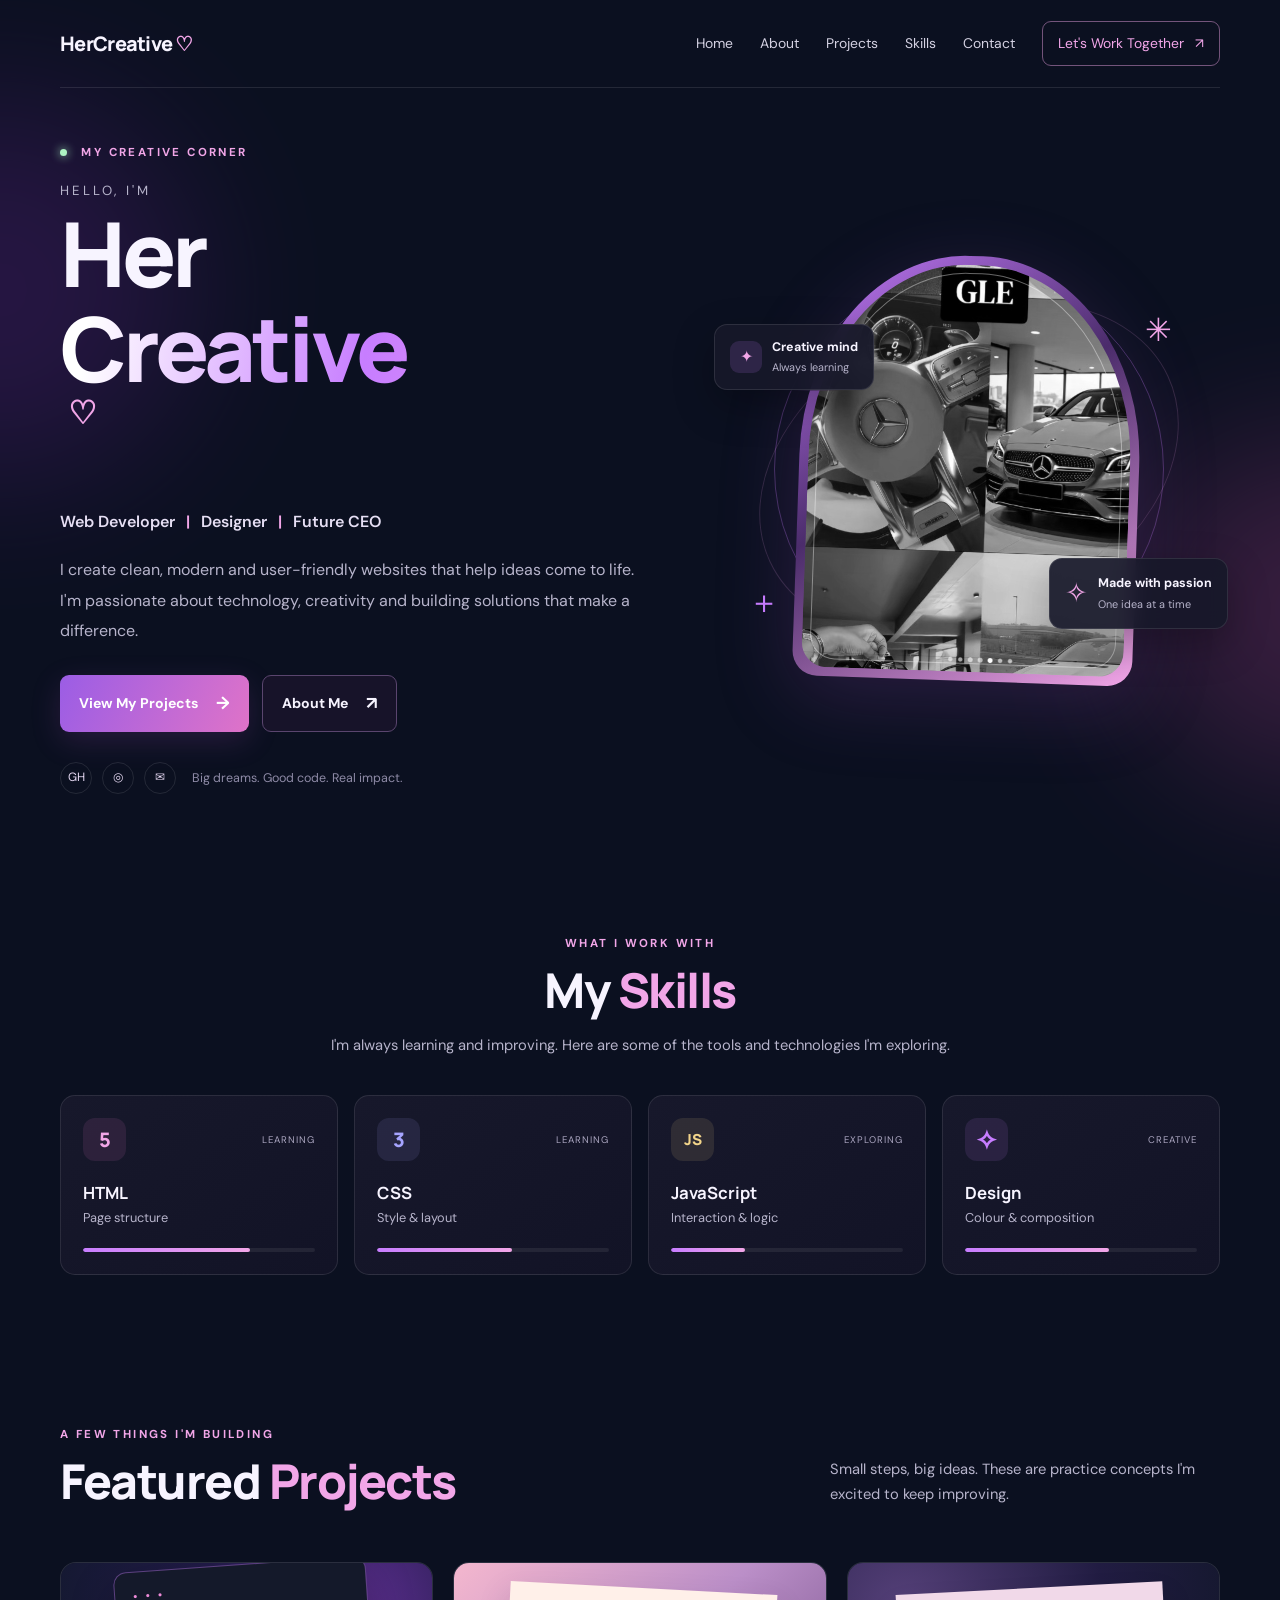
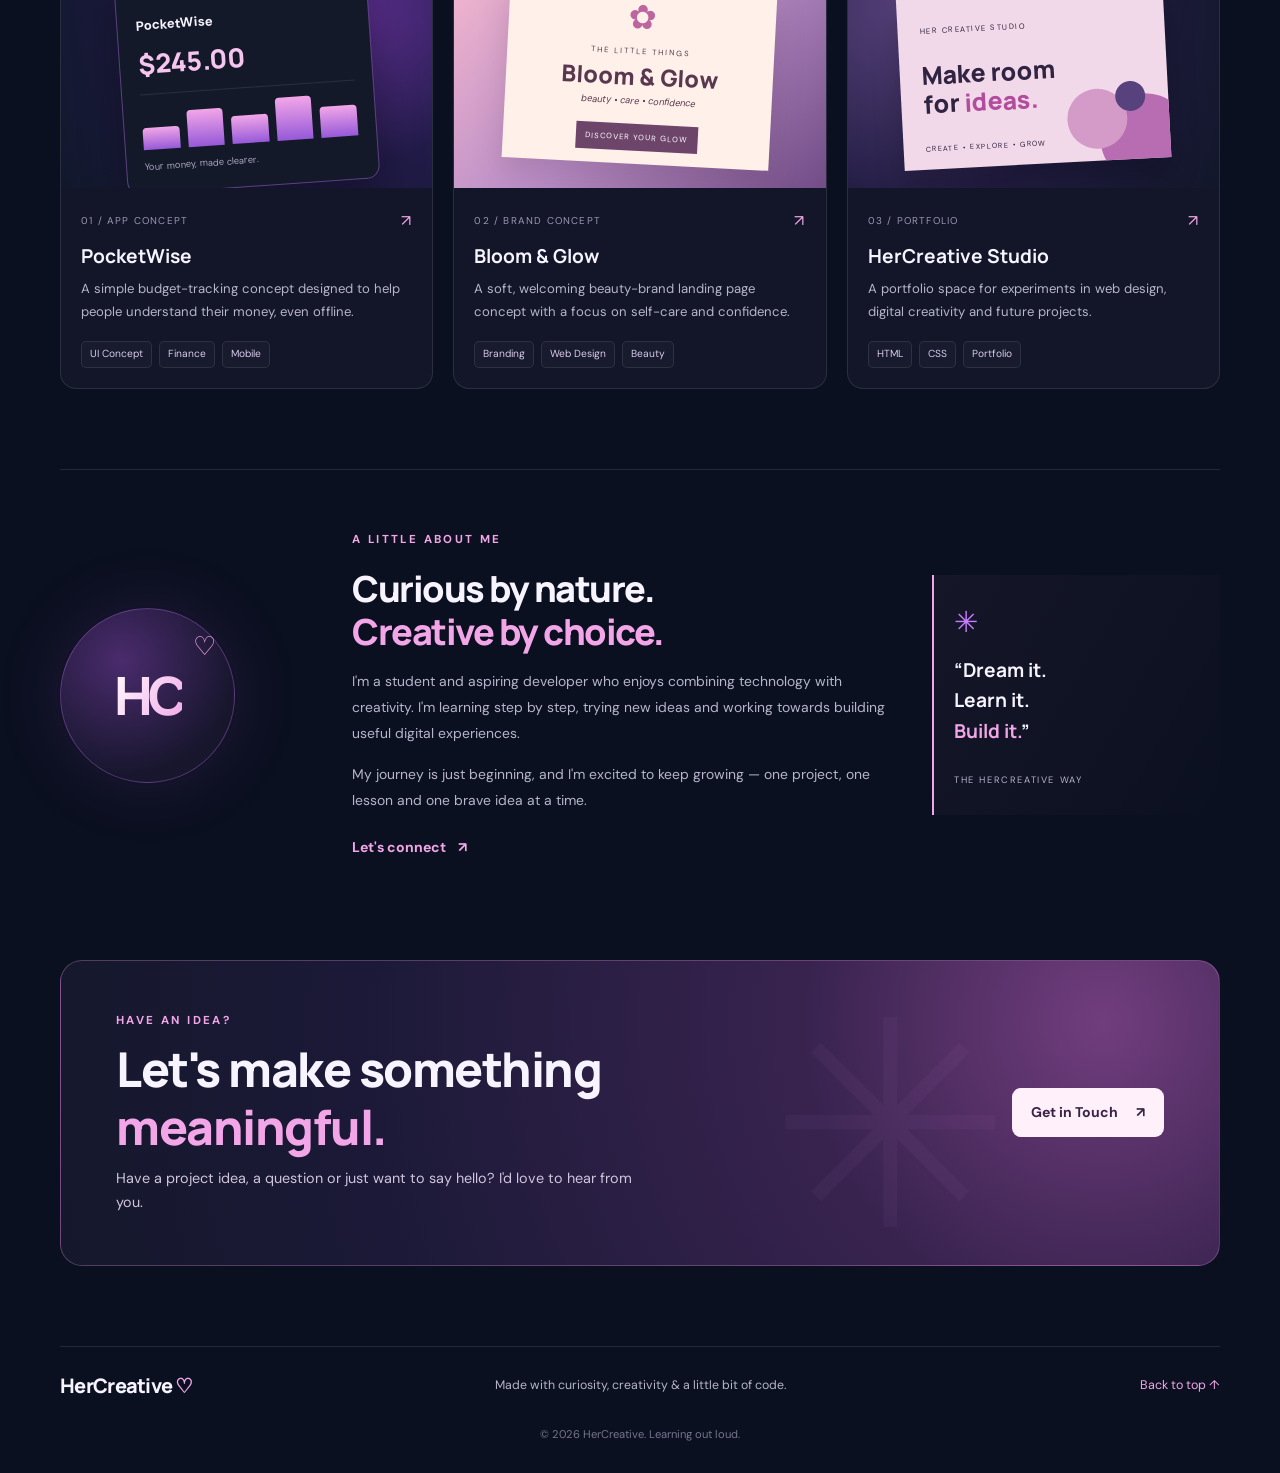
<file: index.html>
<!DOCTYPE html>
<html lang="en">
<head>
  <meta charset="UTF-8">
  <meta name="viewport" content="width=device-width, initial-scale=1.0">
  <meta name="theme-color" content="#0b1020">
  <meta name="description" content="HerCreative — a young creative learning web development, design and building ideas into reality.">
  <title>HerCreative | My Portfolio</title>
  <link rel="stylesheet" href="style.css">
</head>
<body>
  <div class="ambient ambient-one" aria-hidden="true"></div>
  <div class="ambient ambient-two" aria-hidden="true"></div>
  <header class="site-header">
    <a class="brand" href="#home" aria-label="HerCreative home">HerCreative<span>♡</span></a>
    <button class="menu-toggle" id="menuToggle" aria-label="Open navigation" aria-expanded="false">☰</button>
    <nav class="nav-links" id="navLinks" aria-label="Main navigation">
      <a href="#home">Home</a><a href="#about">About</a><a href="#projects">Projects</a><a href="#skills">Skills</a><a href="#contact">Contact</a>
      <a class="nav-cta" href="#contact">Let's Work Together <span>↗</span></a>
    </nav>
  </header>

  <main>
    <section class="hero section-wrap" id="home">
      <div class="hero-copy">
        <p class="eyebrow"><span class="status-dot"></span> MY CREATIVE CORNER</p>
        <p class="intro-line">HELLO, I'M</p>
        <h1>Her<span>Creative</span><span class="heart">♡</span></h1>
        <p class="hero-role">Web Developer <i>|</i> Designer <i>|</i> Future CEO</p>
        <p class="hero-description">I create clean, modern and user-friendly websites that help ideas come to life. I'm passionate about technology, creativity and building solutions that make a difference.</p>
        <div class="hero-actions">
          <a class="button button-primary" href="#projects">View My Projects <span>→</span></a>
          <a class="button button-outline" href="#about">About Me <span>↗</span></a>
        </div>
        <div class="social-row" aria-label="Social links">
          <a href="#contact" aria-label="GitHub">GH</a><a href="#contact" aria-label="Instagram">◎</a><a href="#contact" aria-label="Email">✉</a>
          <span class="social-note">Big dreams. Good code. Real impact.</span>
        </div>
      </div>
      <div class="hero-visual">
        <div class="photo-orbit orbit-one"></div><div class="photo-orbit orbit-two"></div>
        <div class="photo-frame"><img src="assets/profile.jpg" alt="HerCreative profile photo"></div>
        <div class="floating-card card-code"><span class="mini-icon">✦</span><span><strong>Creative mind</strong><small>Always learning</small></span></div>
        <div class="floating-card card-love"><span class="sparkle">✧</span><span><strong>Made with passion</strong><small>One idea at a time</small></span></div>
        <span class="decor decor-star">✳</span><span class="decor decor-plus">＋</span>
      </div>
    </section>

    <section class="skills-section section-wrap" id="skills">
      <div class="section-heading">
        <p class="eyebrow">WHAT I WORK WITH</p>
        <h2>My <span>Skills</span></h2>
        <p>I'm always learning and improving. Here are some of the tools and technologies I'm exploring.</p>
      </div>
      <div class="skills-grid">
        <article class="skill-card"><div class="skill-top"><span class="skill-symbol html-symbol">5</span><span class="skill-level">LEARNING</span></div><h3>HTML</h3><p>Page structure</p><div class="skill-track"><span style="width:72%"></span></div></article>
        <article class="skill-card"><div class="skill-top"><span class="skill-symbol css-symbol">3</span><span class="skill-level">LEARNING</span></div><h3>CSS</h3><p>Style &amp; layout</p><div class="skill-track"><span style="width:58%"></span></div></article>
        <article class="skill-card"><div class="skill-top"><span class="skill-symbol js-symbol">JS</span><span class="skill-level">EXPLORING</span></div><h3>JavaScript</h3><p>Interaction &amp; logic</p><div class="skill-track"><span style="width:32%"></span></div></article>
        <article class="skill-card"><div class="skill-top"><span class="skill-symbol design-symbol">✧</span><span class="skill-level">CREATIVE</span></div><h3>Design</h3><p>Colour &amp; composition</p><div class="skill-track"><span style="width:62%"></span></div></article>
      </div>
    </section>

    <section class="projects-section section-wrap" id="projects">
      <div class="section-heading heading-row"><div><p class="eyebrow">A FEW THINGS I'M BUILDING</p><h2>Featured <span>Projects</span></h2></div><p>Small steps, big ideas. These are practice concepts I'm excited to keep improving.</p></div>
      <div class="projects-grid">
        <article class="project-card">
          <div class="project-art art-pocket"><div class="mock-window"><div class="mock-dots">● ● ●</div><div class="mock-title">PocketWise</div><div class="mock-balance">$245.00</div><div class="mock-line"></div><div class="mock-bars"><i></i><i></i><i></i><i></i><i></i></div><div class="mock-caption">Your money, made clearer.</div></div></div>
          <div class="project-info"><div class="project-meta"><span>01 / APP CONCEPT</span><span class="project-arrow">↗</span></div><h3>PocketWise</h3><p>A simple budget-tracking concept designed to help people understand their money, even offline.</p><div class="tag-row"><span>UI Concept</span><span>Finance</span><span>Mobile</span></div></div>
        </article>
        <article class="project-card">
          <div class="project-art art-bloom"><div class="bloom-card"><span class="bloom-flower">✿</span><small>THE LITTLE THINGS</small><strong>Bloom &amp; Glow</strong><em>beauty • care • confidence</em><span class="bloom-button">DISCOVER YOUR GLOW</span></div></div>
          <div class="project-info"><div class="project-meta"><span>02 / BRAND CONCEPT</span><span class="project-arrow">↗</span></div><h3>Bloom &amp; Glow</h3><p>A soft, welcoming beauty-brand landing page concept with a focus on self-care and confidence.</p><div class="tag-row"><span>Branding</span><span>Web Design</span><span>Beauty</span></div></div>
        </article>
        <article class="project-card">
          <div class="project-art art-creative"><div class="creative-sheet"><span class="sheet-label">HER CREATIVE STUDIO</span><strong>Make room<br>for <span>ideas.</span></strong><div class="sheet-shapes"><i></i><i></i><i></i></div><small>CREATE • EXPLORE • GROW</small></div></div>
          <div class="project-info"><div class="project-meta"><span>03 / PORTFOLIO</span><span class="project-arrow">↗</span></div><h3>HerCreative Studio</h3><p>A portfolio space for experiments in web design, digital creativity and future projects.</p><div class="tag-row"><span>HTML</span><span>CSS</span><span>Portfolio</span></div></div>
        </article>
      </div>
    </section>

    <section class="about-section section-wrap" id="about">
      <div class="about-mark"><span>HC</span><i>♡</i></div>
      <div class="about-copy"><p class="eyebrow">A LITTLE ABOUT ME</p><h2>Curious by nature.<br><span>Creative by choice.</span></h2><p>I'm a student and aspiring developer who enjoys combining technology with creativity. I'm learning step by step, trying new ideas and working towards building useful digital experiences.</p><p>My journey is just beginning, and I'm excited to keep growing — one project, one lesson and one brave idea at a time.</p><a class="text-link" href="#contact">Let's connect <span>↗</span></a></div>
      <div class="about-note"><span class="note-star">✳</span><p>“Dream it.<br>Learn it.<br><strong>Build it.</strong>”</p><small>THE HERCREATIVE WAY</small></div>
    </section>

    <section class="contact-section section-wrap" id="contact">
      <div class="contact-banner"><div><p class="eyebrow">HAVE AN IDEA?</p><h2>Let's make something<br><span>meaningful.</span></h2><p>Have a project idea, a question or just want to say hello? I'd love to hear from you.</p></div><a class="button button-light" href="mailto:hello.hercreative@gmail.com">Get in Touch <span>↗</span></a><span class="contact-decoration">✳</span></div>
    </section>
  </main>

  <footer class="site-footer section-wrap"><a class="brand" href="#home">HerCreative<span>♡</span></a><p>Made with curiosity, creativity &amp; a little bit of code.</p><a href="#home" class="back-top">Back to top ↑</a><small>© <span id="year"></span> HerCreative. Learning out loud.</small></footer>
  <script src="script.js"></script>
</body>
</html>
</file>
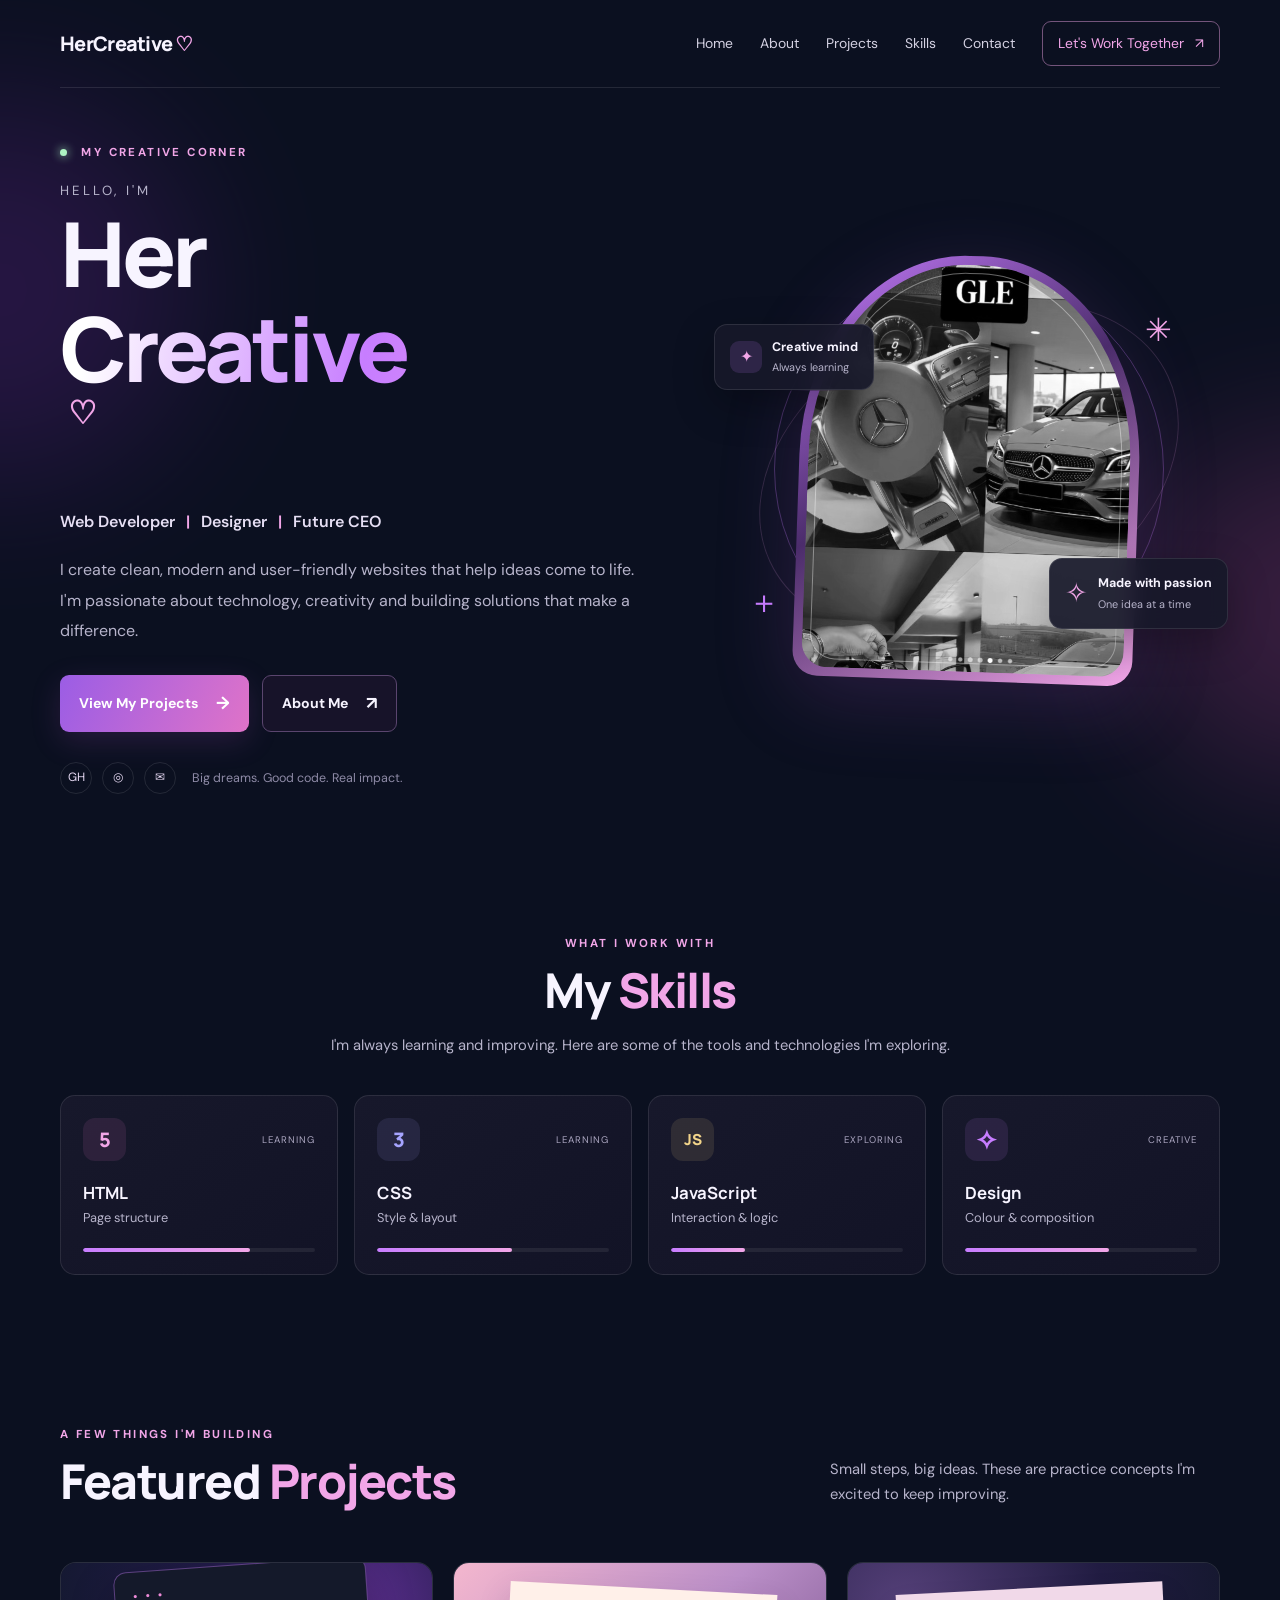
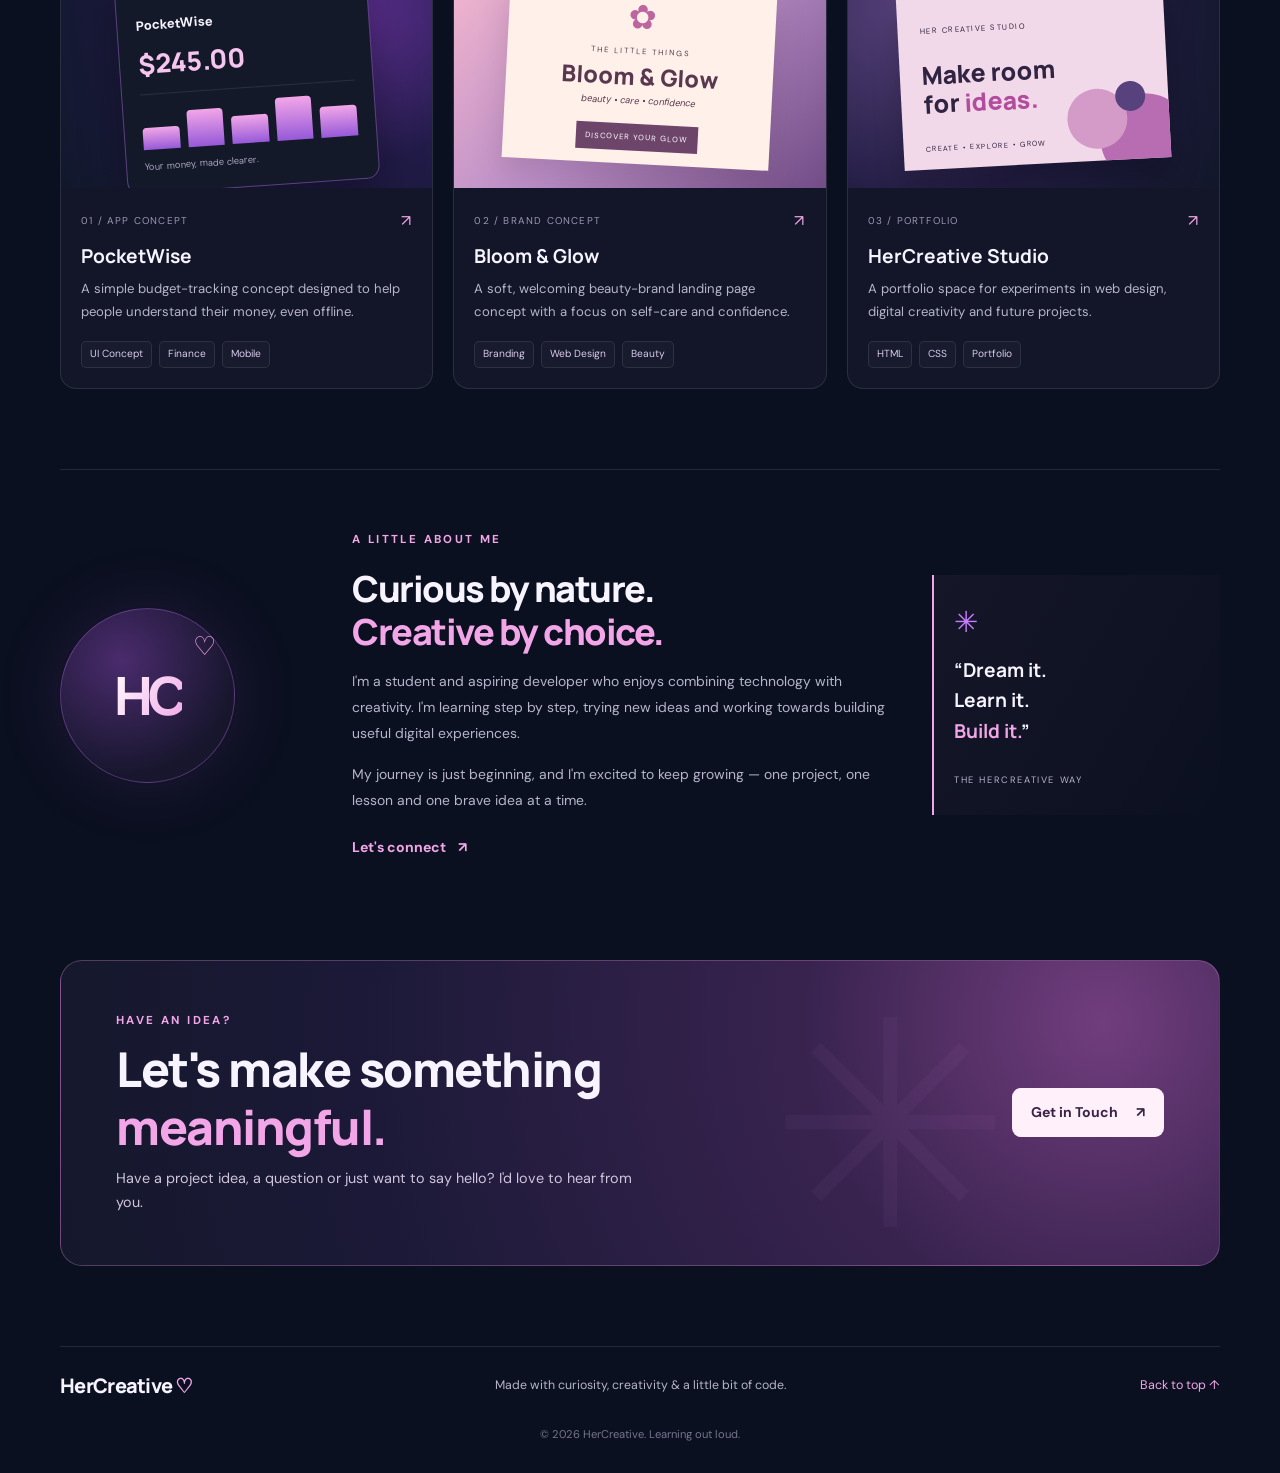
<file: HerCreative_Portfolio_Code (1)/HerCreative/index.html>
<!DOCTYPE html>
<html lang="en">
<head>
  <meta charset="UTF-8">
  <meta name="viewport" content="width=device-width, initial-scale=1.0">
  <meta name="theme-color" content="#0b1020">
  <meta name="description" content="HerCreative — a young creative learning web development, design and building ideas into reality.">
  <title>HerCreative | My Portfolio</title>
  <link rel="stylesheet" href="style.css">
</head>
<body>
  <div class="ambient ambient-one" aria-hidden="true"></div>
  <div class="ambient ambient-two" aria-hidden="true"></div>
  <header class="site-header">
    <a class="brand" href="#home" aria-label="HerCreative home">HerCreative<span>♡</span></a>
    <button class="menu-toggle" id="menuToggle" aria-label="Open navigation" aria-expanded="false">☰</button>
    <nav class="nav-links" id="navLinks" aria-label="Main navigation">
      <a href="#home">Home</a><a href="#about">About</a><a href="#projects">Projects</a><a href="#skills">Skills</a><a href="#contact">Contact</a>
      <a class="nav-cta" href="#contact">Let's Work Together <span>↗</span></a>
    </nav>
  </header>

  <main>
    <section class="hero section-wrap" id="home">
      <div class="hero-copy">
        <p class="eyebrow"><span class="status-dot"></span> MY CREATIVE CORNER</p>
        <p class="intro-line">HELLO, I'M</p>
        <h1>Her<span>Creative</span><span class="heart">♡</span></h1>
        <p class="hero-role">Web Developer <i>|</i> Designer <i>|</i> Future CEO</p>
        <p class="hero-description">I create clean, modern and user-friendly websites that help ideas come to life. I'm passionate about technology, creativity and building solutions that make a difference.</p>
        <div class="hero-actions">
          <a class="button button-primary" href="#projects">View My Projects <span>→</span></a>
          <a class="button button-outline" href="#about">About Me <span>↗</span></a>
        </div>
        <div class="social-row" aria-label="Social links">
          <a href="#contact" aria-label="GitHub">GH</a><a href="#contact" aria-label="Instagram">◎</a><a href="#contact" aria-label="Email">✉</a>
          <span class="social-note">Big dreams. Good code. Real impact.</span>
        </div>
      </div>
      <div class="hero-visual">
        <div class="photo-orbit orbit-one"></div><div class="photo-orbit orbit-two"></div>
        <div class="photo-frame"><img src="assets/profile.jpg" alt="HerCreative profile photo"></div>
        <div class="floating-card card-code"><span class="mini-icon">✦</span><span><strong>Creative mind</strong><small>Always learning</small></span></div>
        <div class="floating-card card-love"><span class="sparkle">✧</span><span><strong>Made with passion</strong><small>One idea at a time</small></span></div>
        <span class="decor decor-star">✳</span><span class="decor decor-plus">＋</span>
      </div>
    </section>

    <section class="skills-section section-wrap" id="skills">
      <div class="section-heading">
        <p class="eyebrow">WHAT I WORK WITH</p>
        <h2>My <span>Skills</span></h2>
        <p>I'm always learning and improving. Here are some of the tools and technologies I'm exploring.</p>
      </div>
      <div class="skills-grid">
        <article class="skill-card"><div class="skill-top"><span class="skill-symbol html-symbol">5</span><span class="skill-level">LEARNING</span></div><h3>HTML</h3><p>Page structure</p><div class="skill-track"><span style="width:72%"></span></div></article>
        <article class="skill-card"><div class="skill-top"><span class="skill-symbol css-symbol">3</span><span class="skill-level">LEARNING</span></div><h3>CSS</h3><p>Style &amp; layout</p><div class="skill-track"><span style="width:58%"></span></div></article>
        <article class="skill-card"><div class="skill-top"><span class="skill-symbol js-symbol">JS</span><span class="skill-level">EXPLORING</span></div><h3>JavaScript</h3><p>Interaction &amp; logic</p><div class="skill-track"><span style="width:32%"></span></div></article>
        <article class="skill-card"><div class="skill-top"><span class="skill-symbol design-symbol">✧</span><span class="skill-level">CREATIVE</span></div><h3>Design</h3><p>Colour &amp; composition</p><div class="skill-track"><span style="width:62%"></span></div></article>
      </div>
    </section>

    <section class="projects-section section-wrap" id="projects">
      <div class="section-heading heading-row"><div><p class="eyebrow">A FEW THINGS I'M BUILDING</p><h2>Featured <span>Projects</span></h2></div><p>Small steps, big ideas. These are practice concepts I'm excited to keep improving.</p></div>
      <div class="projects-grid">
        <article class="project-card">
          <div class="project-art art-pocket"><div class="mock-window"><div class="mock-dots">● ● ●</div><div class="mock-title">PocketWise</div><div class="mock-balance">$245.00</div><div class="mock-line"></div><div class="mock-bars"><i></i><i></i><i></i><i></i><i></i></div><div class="mock-caption">Your money, made clearer.</div></div></div>
          <div class="project-info"><div class="project-meta"><span>01 / APP CONCEPT</span><span class="project-arrow">↗</span></div><h3>PocketWise</h3><p>A simple budget-tracking concept designed to help people understand their money, even offline.</p><div class="tag-row"><span>UI Concept</span><span>Finance</span><span>Mobile</span></div></div>
        </article>
        <article class="project-card">
          <div class="project-art art-bloom"><div class="bloom-card"><span class="bloom-flower">✿</span><small>THE LITTLE THINGS</small><strong>Bloom &amp; Glow</strong><em>beauty • care • confidence</em><span class="bloom-button">DISCOVER YOUR GLOW</span></div></div>
          <div class="project-info"><div class="project-meta"><span>02 / BRAND CONCEPT</span><span class="project-arrow">↗</span></div><h3>Bloom &amp; Glow</h3><p>A soft, welcoming beauty-brand landing page concept with a focus on self-care and confidence.</p><div class="tag-row"><span>Branding</span><span>Web Design</span><span>Beauty</span></div></div>
        </article>
        <article class="project-card">
          <div class="project-art art-creative"><div class="creative-sheet"><span class="sheet-label">HER CREATIVE STUDIO</span><strong>Make room<br>for <span>ideas.</span></strong><div class="sheet-shapes"><i></i><i></i><i></i></div><small>CREATE • EXPLORE • GROW</small></div></div>
          <div class="project-info"><div class="project-meta"><span>03 / PORTFOLIO</span><span class="project-arrow">↗</span></div><h3>HerCreative Studio</h3><p>A portfolio space for experiments in web design, digital creativity and future projects.</p><div class="tag-row"><span>HTML</span><span>CSS</span><span>Portfolio</span></div></div>
        </article>
      </div>
    </section>

    <section class="about-section section-wrap" id="about">
      <div class="about-mark"><span>HC</span><i>♡</i></div>
      <div class="about-copy"><p class="eyebrow">A LITTLE ABOUT ME</p><h2>Curious by nature.<br><span>Creative by choice.</span></h2><p>I'm a student and aspiring developer who enjoys combining technology with creativity. I'm learning step by step, trying new ideas and working towards building useful digital experiences.</p><p>My journey is just beginning, and I'm excited to keep growing — one project, one lesson and one brave idea at a time.</p><a class="text-link" href="#contact">Let's connect <span>↗</span></a></div>
      <div class="about-note"><span class="note-star">✳</span><p>“Dream it.<br>Learn it.<br><strong>Build it.</strong>”</p><small>THE HERCREATIVE WAY</small></div>
    </section>

    <section class="contact-section section-wrap" id="contact">
      <div class="contact-banner"><div><p class="eyebrow">HAVE AN IDEA?</p><h2>Let's make something<br><span>meaningful.</span></h2><p>Have a project idea, a question or just want to say hello? I'd love to hear from you.</p></div><a class="button button-light" href="mailto:hello@hercreative.example">Get in Touch <span>↗</span></a><span class="contact-decoration">✳</span></div>
    </section>
  </main>

  <footer class="site-footer section-wrap"><a class="brand" href="#home">HerCreative<span>♡</span></a><p>Made with curiosity, creativity &amp; a little bit of code.</p><a href="#home" class="back-top">Back to top ↑</a><small>© <span id="year"></span> HerCreative. Learning out loud.</small></footer>
  <script src="script.js"></script>
</body>
</html>
</file>
<file: style.css>
@import url('https://fonts.googleapis.com/css2?family=DM+Sans:wght@400;500;600;700&family=Manrope:wght@400;500;600;700;800&display=swap');
:root{--bg:#0b1020;--panel:#12182b;--card:#19152d;--purple:#c77dff;--pink:#f2a6e8;--text:#f7f4ff;--muted:#b7b4cb;--line:rgba(255,255,255,.1);--max:1160px}
*{box-sizing:border-box}html{scroll-behavior:smooth;scroll-padding-top:90px}body{margin:0;background:var(--bg);color:var(--text);font-family:'DM Sans',Arial,sans-serif;line-height:1.65;overflow-x:hidden}a{color:inherit;text-decoration:none}button{font:inherit}.ambient{position:absolute;pointer-events:none;filter:blur(80px);opacity:.22;border-radius:50%;z-index:-1}.ambient-one{width:380px;height:380px;background:#852bba;top:100px;left:-190px}.ambient-two{width:340px;height:340px;background:#d84eab;top:440px;right:-200px}.section-wrap{width:min(var(--max),calc(100% - 48px));margin-inline:auto}.site-header{width:min(var(--max),calc(100% - 48px));height:88px;margin:auto;display:flex;align-items:center;justify-content:space-between;border-bottom:1px solid var(--line);position:relative;z-index:10}.brand{font:800 1.25rem Manrope,sans-serif;letter-spacing:-.7px}.brand span{color:var(--pink);padding-left:3px}.nav-links{display:flex;align-items:center;gap:27px;color:#d4d1e2;font-size:.87rem}.nav-links>a:not(.nav-cta):hover,.text-link:hover{color:var(--pink)}.nav-cta{border:1px solid rgba(242,166,232,.45);padding:10px 15px;border-radius:9px;color:var(--pink)}.nav-cta span{margin-left:7px}.menu-toggle{display:none;background:transparent;border:1px solid var(--line);color:white;border-radius:8px;padding:7px 11px;font-size:1.2rem}.hero{min-height:620px;display:grid;grid-template-columns:1.1fr .9fr;align-items:center;gap:45px;padding-top:55px;padding-bottom:70px}.eyebrow{font-size:.72rem;letter-spacing:2.4px;font-weight:700;color:var(--pink);margin:0 0 18px}.status-dot{display:inline-block;width:7px;height:7px;background:#adf3c2;border-radius:50%;margin-right:9px;box-shadow:0 0 10px #adf3c2}.intro-line{font-size:.83rem;letter-spacing:3px;color:var(--muted);margin:0 0 4px}.hero h1{font:800 clamp(3.4rem,7vw,5.7rem)/1.06 Manrope,sans-serif;letter-spacing:-4px;margin:0 0 18px}.hero h1 span:first-child{display:block;background:linear-gradient(100deg,#fff 5%,var(--purple) 50%,var(--pink));color:transparent;background-clip:text}.hero h1 .heart{font-size:2rem;color:var(--pink);vertical-align:top;letter-spacing:0;margin-left:8px}.hero-role{font-weight:600;color:#e6dff4;margin:0 0 20px}.hero-role i{color:var(--pink);font-style:normal;padding:0 7px}.hero-description{color:var(--muted);max-width:590px;font-size:1rem;line-height:1.9}.hero-actions{display:flex;gap:13px;flex-wrap:wrap;margin-top:29px}.button{display:inline-flex;align-items:center;justify-content:center;gap:18px;padding:13px 19px;border-radius:9px;font-weight:700;font-size:.88rem;transition:transform .2s,box-shadow .2s}.button:hover{transform:translateY(-3px)}.button-primary{background:linear-gradient(115deg,#9b5de5,#df73c8);color:white;box-shadow:0 9px 30px #a04bba30}.button-outline{border:1px solid #5a456e;background:#171329}.button-outline span,.button-primary span{font-size:1.1rem}.social-row{display:flex;align-items:center;gap:10px;margin-top:30px}.social-row>a{width:32px;height:32px;display:grid;place-items:center;border:1px solid var(--line);border-radius:50%;font-size:.75rem;color:#e5d8f2}.social-row>a:hover{background:var(--purple);color:#160d24}.social-note{font-size:.78rem;color:#8e8aa6;margin-left:6px}.hero-visual{min-height:450px;position:relative;display:grid;place-items:center}.photo-frame{width:min(340px,74%);aspect-ratio:4/5;position:relative;z-index:2;border-radius:48% 48% 25px 25px;padding:9px;background:linear-gradient(145deg,var(--purple),#4b2c6b 45%,var(--pink));box-shadow:0 20px 80px #a04bba35;transform:rotate(2deg)}.photo-frame:before{content:"";position:absolute;inset:17px;border:1px solid #ffffff65;border-radius:inherit;z-index:1;pointer-events:none}.photo-frame img{width:100%;height:100%;object-fit:cover;object-position:center 35%;border-radius:inherit;display:block;filter:grayscale(100%)}.photo-orbit{position:absolute;border:1px solid #c77dff4a;border-radius:50%;width:390px;height:390px}.orbit-two{width:440px;height:440px;border-color:#f2a6e829;transform:rotate(-25deg) scaleY(.7)}.floating-card{position:absolute;z-index:3;display:flex;align-items:center;gap:10px;background:#17182aeb;border:1px solid #ffffff1a;border-radius:13px;padding:12px 15px;box-shadow:0 15px 40px #0004;backdrop-filter:blur(10px)}.floating-card strong,.floating-card small{display:block}.floating-card strong{font-size:.78rem}.floating-card small{font-size:.68rem;color:var(--muted);margin-top:2px}.mini-icon{width:32px;height:32px;display:grid;place-items:center;background:#c77dff25;border-radius:9px;color:var(--pink)}.card-code{top:80px;left:-4px}.card-love{right:-8px;bottom:65px}.sparkle{font-size:1.7rem;color:var(--pink)}.decor{position:absolute;color:var(--pink)}.decor-star{top:60px;right:48px;font-size:2rem}.decor-plus{bottom:65px;left:30px;font-size:2rem;color:var(--purple)}.skills-section,.projects-section{padding-top:70px;padding-bottom:80px}.section-heading{text-align:center;max-width:670px;margin:0 auto 38px}.section-heading .eyebrow{margin-bottom:8px}.section-heading h2,.about-copy h2,.contact-banner h2{font:800 clamp(2rem,4vw,3rem)/1.2 Manrope,sans-serif;letter-spacing:-1.5px;margin:0 0 14px}.section-heading h2 span,.about-copy h2 span,.contact-banner h2 span{color:var(--pink)}.section-heading>p:last-child,.heading-row>p{color:var(--muted);font-size:.92rem;margin:0}.skills-grid{display:grid;grid-template-columns:repeat(4,1fr);gap:16px}.skill-card{padding:22px;background:linear-gradient(145deg,#17182b,#121326);border:1px solid var(--line);border-radius:15px;transition:transform .2s,border-color .2s}.skill-card:hover,.project-card:hover{transform:translateY(-5px);border-color:#c77dff75}.skill-top{display:flex;align-items:center;justify-content:space-between;margin-bottom:20px}.skill-symbol{width:43px;height:43px;border-radius:12px;display:grid;place-items:center;font:800 1.25rem Manrope;background:#e47ac51c;color:var(--pink)}.css-symbol{color:#a6a4ff;background:#a6a4ff1c}.js-symbol{font-size:.95rem;color:#f3d58a;background:#f3d58a1c}.design-symbol{font-size:1.7rem;color:var(--purple);background:#c77dff1c}.skill-level{font-size:.6rem;letter-spacing:1px;color:#aaa5bf}.skill-card h3{font:700 1.05rem Manrope;margin:0 0 3px}.skill-card p{font-size:.8rem;color:var(--muted);margin:0 0 20px}.skill-track{height:4px;background:#ffffff12;border-radius:10px;overflow:hidden}.skill-track span{display:block;height:100%;background:linear-gradient(90deg,var(--purple),var(--pink));border-radius:10px}.heading-row{text-align:left;display:flex;align-items:end;justify-content:space-between;gap:35px;max-width:none}.heading-row>p{max-width:390px;padding-bottom:18px}.projects-grid{display:grid;grid-template-columns:repeat(3,1fr);gap:20px}.project-card{background:#121628;border:1px solid var(--line);border-radius:16px;overflow:hidden;transition:transform .2s,border-color .2s}.project-art{height:225px;display:grid;place-items:center;overflow:hidden;position:relative}.art-pocket{background:radial-gradient(circle at 80% 20%,#5d2f91,#211b48 45%,#11182b)}.mock-window{width:68%;padding:18px;border-radius:13px;background:#14192a;border:1px solid #c77dff66;box-shadow:0 20px 45px #0005;transform:rotate(-4deg)}.mock-dots{font-size:.45rem;letter-spacing:3px;color:#ee8bd8}.mock-title{font-weight:700;font-size:.83rem;margin-top:13px}.mock-balance{font:800 1.65rem Manrope;color:#f6c5ef;margin-top:9px}.mock-line{height:1px;background:#ffffff18;margin:12px 0}.mock-bars{height:43px;display:flex;align-items:end;gap:8px}.mock-bars i{flex:1;border-radius:4px 4px 0 0;background:linear-gradient(#f2a6e8,#9659d8);height:50%}.mock-bars i:nth-child(2){height:85%}.mock-bars i:nth-child(3){height:65%}.mock-bars i:nth-child(4){height:100%}.mock-bars i:nth-child(5){height:72%}.mock-caption{font-size:.58rem;color:#aaa5bf;margin-top:10px}.art-bloom{background:linear-gradient(135deg,#f4b7ce,#bb8fc8 50%,#714c86)}.bloom-card{width:72%;height:78%;background:#fff0e9;color:#59374e;display:flex;flex-direction:column;align-items:center;justify-content:center;box-shadow:0 14px 30px #59374e35;transform:rotate(3deg)}.bloom-flower{font-size:2.1rem;color:#bd659f;line-height:1.1}.bloom-card small{font-size:.48rem;letter-spacing:2px;margin-top:8px}.bloom-card strong{font:800 1.45rem Manrope;margin:2px 0}.bloom-card em{font-size:.58rem}.bloom-button{margin-top:15px;background:#6d456b;color:white;padding:7px 10px;font-size:.48rem;letter-spacing:1px}.art-creative{background:radial-gradient(circle at 15% 20%,#554079,#211c42 55%,#12172a)}.creative-sheet{width:72%;height:78%;padding:22px;background:#f1d9e9;color:#302442;position:relative;overflow:hidden;box-shadow:0 18px 30px #0003;transform:rotate(-3deg)}.sheet-label{font-size:.48rem;letter-spacing:1.5px}.creative-sheet>strong{display:block;font:800 1.55rem/1.15 Manrope;margin-top:20px;position:relative;z-index:1}.creative-sheet>strong span{color:#b24d9e}.sheet-shapes{position:absolute;right:0;bottom:0;width:130px;height:100px}.sheet-shapes i{position:absolute;display:block;border-radius:50%;background:#b86db2;width:90px;height:90px;right:-20px;bottom:-25px}.sheet-shapes i:nth-child(2){background:#d49bc9;width:60px;height:60px;right:42px;bottom:12px}.sheet-shapes i:nth-child(3){background:#57427d;width:30px;height:30px;right:23px;bottom:48px}.creative-sheet>small{position:absolute;bottom:14px;left:22px;font-size:.45rem;letter-spacing:1.4px}.project-info{padding:20px}.project-meta{display:flex;align-items:center;justify-content:space-between;color:#9d97b4;font-size:.62rem;letter-spacing:1.2px}.project-arrow{font-size:1rem;color:var(--pink)}.project-info h3{font:700 1.2rem Manrope;margin:9px 0}.project-info p{color:var(--muted);font-size:.82rem;line-height:1.75;margin:0 0 17px}.tag-row{display:flex;gap:7px;flex-wrap:wrap}.tag-row span{font-size:.64rem;color:#d9c9ec;border:1px solid #ffffff18;background:#ffffff06;border-radius:5px;padding:4px 8px}.about-section{padding-top:60px;padding-bottom:100px;display:grid;grid-template-columns:.7fr 1.5fr .8fr;align-items:center;gap:40px;border-top:1px solid var(--line)}.about-mark{width:175px;height:175px;border-radius:50%;display:grid;place-items:center;position:relative;background:radial-gradient(circle at 35% 30%,#4a2b6d,#17162d 70%);border:1px solid #c77dff52;box-shadow:0 0 65px #8d44b22b}.about-mark span{font:800 3.3rem Manrope;letter-spacing:-5px;background:linear-gradient(120deg,#fff,var(--pink));color:transparent;background-clip:text}.about-mark i{position:absolute;right:18px;top:17px;color:var(--pink);font-size:1.6rem;font-style:normal}.about-copy h2{font-size:2.25rem}.about-copy>p:not(.eyebrow){color:var(--muted);font-size:.87rem;line-height:1.9}.text-link{display:inline-flex;gap:12px;color:var(--pink);font-weight:700;font-size:.88rem;margin-top:8px}.about-note{padding:24px 20px;border-left:2px solid var(--pink);background:linear-gradient(120deg,#f2a6e80b,transparent)}.note-star{font-size:1.8rem;color:var(--purple)}.about-note p{font:700 1.2rem/1.6 Manrope;margin:8px 0 18px}.about-note p strong{color:var(--pink)}.about-note small{font-size:.58rem;letter-spacing:1.6px;color:var(--muted)}.contact-section{padding-bottom:80px}.contact-banner{position:relative;overflow:hidden;padding:50px 55px;border:1px solid #f2a6e844;border-radius:22px;background:radial-gradient(circle at 90% 20%,#713d7d 0,#38234f 28%,#1b1937 70%,#15182c);display:flex;align-items:center;justify-content:space-between;gap:30px}.contact-banner .eyebrow{margin-bottom:10px}.contact-banner h2{font-size:clamp(2rem,4vw,3rem);margin-bottom:12px}.contact-banner>div>p:last-child{max-width:520px;color:#d0c5dc;margin:0;font-size:.9rem}.button-light{background:#fff0fa;color:#3a2347;white-space:nowrap;position:relative;z-index:1}.contact-decoration{position:absolute;right:18%;top:-70px;font-size:18rem;color:#f2a6e809;pointer-events:none}.site-footer{display:grid;grid-template-columns:1fr 2fr 1fr;align-items:center;gap:18px;padding-top:25px;padding-bottom:30px;border-top:1px solid var(--line)}.site-footer p{font-size:.77rem;color:var(--muted);text-align:center;margin:0}.back-top{text-align:right;font-size:.78rem;color:var(--pink)}.site-footer>small{grid-column:1/-1;text-align:center;color:#77738d;font-size:.7rem;margin-top:8px}
@media(max-width:900px){.nav-links{gap:16px}.hero{gap:20px}.hero h1{font-size:4rem}.skills-grid{grid-template-columns:repeat(2,1fr)}.projects-grid{gap:13px}.project-art{height:190px}.project-info{padding:16px}.about-section{grid-template-columns:.6fr 1.4fr;gap:28px}.about-note{grid-column:2}.about-mark{width:140px;height:140px}.about-mark span{font-size:2.8rem}}
@media(max-width:680px){.section-wrap,.site-header{width:calc(100% - 34px)}.site-header{height:72px}.menu-toggle{display:block}.nav-links{display:none;position:absolute;top:65px;left:0;right:0;background:#14152a;border:1px solid var(--line);padding:18px;border-radius:14px;flex-direction:column;align-items:stretch;gap:4px;box-shadow:0 20px 40px #0005}.nav-links.open{display:flex}.nav-links>a{padding:10px 12px}.nav-cta{text-align:center;margin-top:6px}.hero{grid-template-columns:1fr;padding-top:50px;padding-bottom:50px;gap:10px}.hero h1{font-size:clamp(3.3rem,15vw,4.8rem)}.hero-visual{min-height:390px;grid-row:1}.photo-frame{width:min(270px,68%)}.photo-orbit{width:310px;height:310px}.orbit-two{width:350px;height:350px}.card-code{left:0;top:55px}.card-love{right:0;bottom:35px}.hero-copy{padding-bottom:15px}.hero-description{font-size:.92rem}.skills-section,.projects-section{padding-top:48px;padding-bottom:55px}.skills-grid{gap:11px}.skill-card{padding:16px}.heading-row{display:block}.heading-row>p{padding:0;margin-top:15px}.projects-grid{grid-template-columns:1fr;gap:18px}.project-art{height:230px}.project-info{padding:20px}.about-section{grid-template-columns:1fr;gap:25px;padding-top:45px;padding-bottom:60px}.about-mark{margin:auto;width:145px;height:145px}.about-copy h2{font-size:2rem}.about-note{grid-column:auto}.contact-section{padding-bottom:50px}.contact-banner{padding:30px 24px;display:block}.contact-banner .button{margin-top:25px}.contact-banner h2{font-size:2.1rem}.site-footer{grid-template-columns:1fr 1fr}.site-footer p{grid-column:1/-1;grid-row:2;text-align:left}.back-top{grid-column:2;grid-row:1}.site-footer>small{margin-top:12px}}
@media(max-width:380px){.hero-actions{flex-direction:column;align-items:stretch}.social-note{font-size:.68rem}.skills-grid{grid-template-columns:1fr}.floating-card{padding:9px 10px}.floating-card strong{font-size:.7rem}.floating-card small{font-size:.6rem}}
.email-button {
  display: inline-block;
  background: linear-gradient(135deg, #8b5cf6, #ec4899);
  color: white;
  padding: 12px 24px;
  border-radius: 25px;
  text-decoration: none;
  font-weight: bold;
  margin: 12px 0;
  transition: transform 0.3s ease;
}

.email-button:hover {
  transform: translateY(-3px);
}
</file>
<file: HerCreative_Portfolio_Code (1)/HerCreative/style.css>
@import url('https://fonts.googleapis.com/css2?family=DM+Sans:wght@400;500;600;700&family=Manrope:wght@400;500;600;700;800&display=swap');
:root{--bg:#0b1020;--panel:#12182b;--card:#19152d;--purple:#c77dff;--pink:#f2a6e8;--text:#f7f4ff;--muted:#b7b4cb;--line:rgba(255,255,255,.1);--max:1160px}
*{box-sizing:border-box}html{scroll-behavior:smooth;scroll-padding-top:90px}body{margin:0;background:var(--bg);color:var(--text);font-family:'DM Sans',Arial,sans-serif;line-height:1.65;overflow-x:hidden}a{color:inherit;text-decoration:none}button{font:inherit}.ambient{position:absolute;pointer-events:none;filter:blur(80px);opacity:.22;border-radius:50%;z-index:-1}.ambient-one{width:380px;height:380px;background:#852bba;top:100px;left:-190px}.ambient-two{width:340px;height:340px;background:#d84eab;top:440px;right:-200px}.section-wrap{width:min(var(--max),calc(100% - 48px));margin-inline:auto}.site-header{width:min(var(--max),calc(100% - 48px));height:88px;margin:auto;display:flex;align-items:center;justify-content:space-between;border-bottom:1px solid var(--line);position:relative;z-index:10}.brand{font:800 1.25rem Manrope,sans-serif;letter-spacing:-.7px}.brand span{color:var(--pink);padding-left:3px}.nav-links{display:flex;align-items:center;gap:27px;color:#d4d1e2;font-size:.87rem}.nav-links>a:not(.nav-cta):hover,.text-link:hover{color:var(--pink)}.nav-cta{border:1px solid rgba(242,166,232,.45);padding:10px 15px;border-radius:9px;color:var(--pink)}.nav-cta span{margin-left:7px}.menu-toggle{display:none;background:transparent;border:1px solid var(--line);color:white;border-radius:8px;padding:7px 11px;font-size:1.2rem}.hero{min-height:620px;display:grid;grid-template-columns:1.1fr .9fr;align-items:center;gap:45px;padding-top:55px;padding-bottom:70px}.eyebrow{font-size:.72rem;letter-spacing:2.4px;font-weight:700;color:var(--pink);margin:0 0 18px}.status-dot{display:inline-block;width:7px;height:7px;background:#adf3c2;border-radius:50%;margin-right:9px;box-shadow:0 0 10px #adf3c2}.intro-line{font-size:.83rem;letter-spacing:3px;color:var(--muted);margin:0 0 4px}.hero h1{font:800 clamp(3.4rem,7vw,5.7rem)/1.06 Manrope,sans-serif;letter-spacing:-4px;margin:0 0 18px}.hero h1 span:first-child{display:block;background:linear-gradient(100deg,#fff 5%,var(--purple) 50%,var(--pink));color:transparent;background-clip:text}.hero h1 .heart{font-size:2rem;color:var(--pink);vertical-align:top;letter-spacing:0;margin-left:8px}.hero-role{font-weight:600;color:#e6dff4;margin:0 0 20px}.hero-role i{color:var(--pink);font-style:normal;padding:0 7px}.hero-description{color:var(--muted);max-width:590px;font-size:1rem;line-height:1.9}.hero-actions{display:flex;gap:13px;flex-wrap:wrap;margin-top:29px}.button{display:inline-flex;align-items:center;justify-content:center;gap:18px;padding:13px 19px;border-radius:9px;font-weight:700;font-size:.88rem;transition:transform .2s,box-shadow .2s}.button:hover{transform:translateY(-3px)}.button-primary{background:linear-gradient(115deg,#9b5de5,#df73c8);color:white;box-shadow:0 9px 30px #a04bba30}.button-outline{border:1px solid #5a456e;background:#171329}.button-outline span,.button-primary span{font-size:1.1rem}.social-row{display:flex;align-items:center;gap:10px;margin-top:30px}.social-row>a{width:32px;height:32px;display:grid;place-items:center;border:1px solid var(--line);border-radius:50%;font-size:.75rem;color:#e5d8f2}.social-row>a:hover{background:var(--purple);color:#160d24}.social-note{font-size:.78rem;color:#8e8aa6;margin-left:6px}.hero-visual{min-height:450px;position:relative;display:grid;place-items:center}.photo-frame{width:min(340px,74%);aspect-ratio:4/5;position:relative;z-index:2;border-radius:48% 48% 25px 25px;padding:9px;background:linear-gradient(145deg,var(--purple),#4b2c6b 45%,var(--pink));box-shadow:0 20px 80px #a04bba35;transform:rotate(2deg)}.photo-frame:before{content:"";position:absolute;inset:17px;border:1px solid #ffffff65;border-radius:inherit;z-index:1;pointer-events:none}.photo-frame img{width:100%;height:100%;object-fit:cover;object-position:center 35%;border-radius:inherit;display:block;filter:grayscale(100%)}.photo-orbit{position:absolute;border:1px solid #c77dff4a;border-radius:50%;width:390px;height:390px}.orbit-two{width:440px;height:440px;border-color:#f2a6e829;transform:rotate(-25deg) scaleY(.7)}.floating-card{position:absolute;z-index:3;display:flex;align-items:center;gap:10px;background:#17182aeb;border:1px solid #ffffff1a;border-radius:13px;padding:12px 15px;box-shadow:0 15px 40px #0004;backdrop-filter:blur(10px)}.floating-card strong,.floating-card small{display:block}.floating-card strong{font-size:.78rem}.floating-card small{font-size:.68rem;color:var(--muted);margin-top:2px}.mini-icon{width:32px;height:32px;display:grid;place-items:center;background:#c77dff25;border-radius:9px;color:var(--pink)}.card-code{top:80px;left:-4px}.card-love{right:-8px;bottom:65px}.sparkle{font-size:1.7rem;color:var(--pink)}.decor{position:absolute;color:var(--pink)}.decor-star{top:60px;right:48px;font-size:2rem}.decor-plus{bottom:65px;left:30px;font-size:2rem;color:var(--purple)}.skills-section,.projects-section{padding-top:70px;padding-bottom:80px}.section-heading{text-align:center;max-width:670px;margin:0 auto 38px}.section-heading .eyebrow{margin-bottom:8px}.section-heading h2,.about-copy h2,.contact-banner h2{font:800 clamp(2rem,4vw,3rem)/1.2 Manrope,sans-serif;letter-spacing:-1.5px;margin:0 0 14px}.section-heading h2 span,.about-copy h2 span,.contact-banner h2 span{color:var(--pink)}.section-heading>p:last-child,.heading-row>p{color:var(--muted);font-size:.92rem;margin:0}.skills-grid{display:grid;grid-template-columns:repeat(4,1fr);gap:16px}.skill-card{padding:22px;background:linear-gradient(145deg,#17182b,#121326);border:1px solid var(--line);border-radius:15px;transition:transform .2s,border-color .2s}.skill-card:hover,.project-card:hover{transform:translateY(-5px);border-color:#c77dff75}.skill-top{display:flex;align-items:center;justify-content:space-between;margin-bottom:20px}.skill-symbol{width:43px;height:43px;border-radius:12px;display:grid;place-items:center;font:800 1.25rem Manrope;background:#e47ac51c;color:var(--pink)}.css-symbol{color:#a6a4ff;background:#a6a4ff1c}.js-symbol{font-size:.95rem;color:#f3d58a;background:#f3d58a1c}.design-symbol{font-size:1.7rem;color:var(--purple);background:#c77dff1c}.skill-level{font-size:.6rem;letter-spacing:1px;color:#aaa5bf}.skill-card h3{font:700 1.05rem Manrope;margin:0 0 3px}.skill-card p{font-size:.8rem;color:var(--muted);margin:0 0 20px}.skill-track{height:4px;background:#ffffff12;border-radius:10px;overflow:hidden}.skill-track span{display:block;height:100%;background:linear-gradient(90deg,var(--purple),var(--pink));border-radius:10px}.heading-row{text-align:left;display:flex;align-items:end;justify-content:space-between;gap:35px;max-width:none}.heading-row>p{max-width:390px;padding-bottom:18px}.projects-grid{display:grid;grid-template-columns:repeat(3,1fr);gap:20px}.project-card{background:#121628;border:1px solid var(--line);border-radius:16px;overflow:hidden;transition:transform .2s,border-color .2s}.project-art{height:225px;display:grid;place-items:center;overflow:hidden;position:relative}.art-pocket{background:radial-gradient(circle at 80% 20%,#5d2f91,#211b48 45%,#11182b)}.mock-window{width:68%;padding:18px;border-radius:13px;background:#14192a;border:1px solid #c77dff66;box-shadow:0 20px 45px #0005;transform:rotate(-4deg)}.mock-dots{font-size:.45rem;letter-spacing:3px;color:#ee8bd8}.mock-title{font-weight:700;font-size:.83rem;margin-top:13px}.mock-balance{font:800 1.65rem Manrope;color:#f6c5ef;margin-top:9px}.mock-line{height:1px;background:#ffffff18;margin:12px 0}.mock-bars{height:43px;display:flex;align-items:end;gap:8px}.mock-bars i{flex:1;border-radius:4px 4px 0 0;background:linear-gradient(#f2a6e8,#9659d8);height:50%}.mock-bars i:nth-child(2){height:85%}.mock-bars i:nth-child(3){height:65%}.mock-bars i:nth-child(4){height:100%}.mock-bars i:nth-child(5){height:72%}.mock-caption{font-size:.58rem;color:#aaa5bf;margin-top:10px}.art-bloom{background:linear-gradient(135deg,#f4b7ce,#bb8fc8 50%,#714c86)}.bloom-card{width:72%;height:78%;background:#fff0e9;color:#59374e;display:flex;flex-direction:column;align-items:center;justify-content:center;box-shadow:0 14px 30px #59374e35;transform:rotate(3deg)}.bloom-flower{font-size:2.1rem;color:#bd659f;line-height:1.1}.bloom-card small{font-size:.48rem;letter-spacing:2px;margin-top:8px}.bloom-card strong{font:800 1.45rem Manrope;margin:2px 0}.bloom-card em{font-size:.58rem}.bloom-button{margin-top:15px;background:#6d456b;color:white;padding:7px 10px;font-size:.48rem;letter-spacing:1px}.art-creative{background:radial-gradient(circle at 15% 20%,#554079,#211c42 55%,#12172a)}.creative-sheet{width:72%;height:78%;padding:22px;background:#f1d9e9;color:#302442;position:relative;overflow:hidden;box-shadow:0 18px 30px #0003;transform:rotate(-3deg)}.sheet-label{font-size:.48rem;letter-spacing:1.5px}.creative-sheet>strong{display:block;font:800 1.55rem/1.15 Manrope;margin-top:20px;position:relative;z-index:1}.creative-sheet>strong span{color:#b24d9e}.sheet-shapes{position:absolute;right:0;bottom:0;width:130px;height:100px}.sheet-shapes i{position:absolute;display:block;border-radius:50%;background:#b86db2;width:90px;height:90px;right:-20px;bottom:-25px}.sheet-shapes i:nth-child(2){background:#d49bc9;width:60px;height:60px;right:42px;bottom:12px}.sheet-shapes i:nth-child(3){background:#57427d;width:30px;height:30px;right:23px;bottom:48px}.creative-sheet>small{position:absolute;bottom:14px;left:22px;font-size:.45rem;letter-spacing:1.4px}.project-info{padding:20px}.project-meta{display:flex;align-items:center;justify-content:space-between;color:#9d97b4;font-size:.62rem;letter-spacing:1.2px}.project-arrow{font-size:1rem;color:var(--pink)}.project-info h3{font:700 1.2rem Manrope;margin:9px 0}.project-info p{color:var(--muted);font-size:.82rem;line-height:1.75;margin:0 0 17px}.tag-row{display:flex;gap:7px;flex-wrap:wrap}.tag-row span{font-size:.64rem;color:#d9c9ec;border:1px solid #ffffff18;background:#ffffff06;border-radius:5px;padding:4px 8px}.about-section{padding-top:60px;padding-bottom:100px;display:grid;grid-template-columns:.7fr 1.5fr .8fr;align-items:center;gap:40px;border-top:1px solid var(--line)}.about-mark{width:175px;height:175px;border-radius:50%;display:grid;place-items:center;position:relative;background:radial-gradient(circle at 35% 30%,#4a2b6d,#17162d 70%);border:1px solid #c77dff52;box-shadow:0 0 65px #8d44b22b}.about-mark span{font:800 3.3rem Manrope;letter-spacing:-5px;background:linear-gradient(120deg,#fff,var(--pink));color:transparent;background-clip:text}.about-mark i{position:absolute;right:18px;top:17px;color:var(--pink);font-size:1.6rem;font-style:normal}.about-copy h2{font-size:2.25rem}.about-copy>p:not(.eyebrow){color:var(--muted);font-size:.87rem;line-height:1.9}.text-link{display:inline-flex;gap:12px;color:var(--pink);font-weight:700;font-size:.88rem;margin-top:8px}.about-note{padding:24px 20px;border-left:2px solid var(--pink);background:linear-gradient(120deg,#f2a6e80b,transparent)}.note-star{font-size:1.8rem;color:var(--purple)}.about-note p{font:700 1.2rem/1.6 Manrope;margin:8px 0 18px}.about-note p strong{color:var(--pink)}.about-note small{font-size:.58rem;letter-spacing:1.6px;color:var(--muted)}.contact-section{padding-bottom:80px}.contact-banner{position:relative;overflow:hidden;padding:50px 55px;border:1px solid #f2a6e844;border-radius:22px;background:radial-gradient(circle at 90% 20%,#713d7d 0,#38234f 28%,#1b1937 70%,#15182c);display:flex;align-items:center;justify-content:space-between;gap:30px}.contact-banner .eyebrow{margin-bottom:10px}.contact-banner h2{font-size:clamp(2rem,4vw,3rem);margin-bottom:12px}.contact-banner>div>p:last-child{max-width:520px;color:#d0c5dc;margin:0;font-size:.9rem}.button-light{background:#fff0fa;color:#3a2347;white-space:nowrap;position:relative;z-index:1}.contact-decoration{position:absolute;right:18%;top:-70px;font-size:18rem;color:#f2a6e809;pointer-events:none}.site-footer{display:grid;grid-template-columns:1fr 2fr 1fr;align-items:center;gap:18px;padding-top:25px;padding-bottom:30px;border-top:1px solid var(--line)}.site-footer p{font-size:.77rem;color:var(--muted);text-align:center;margin:0}.back-top{text-align:right;font-size:.78rem;color:var(--pink)}.site-footer>small{grid-column:1/-1;text-align:center;color:#77738d;font-size:.7rem;margin-top:8px}
@media(max-width:900px){.nav-links{gap:16px}.hero{gap:20px}.hero h1{font-size:4rem}.skills-grid{grid-template-columns:repeat(2,1fr)}.projects-grid{gap:13px}.project-art{height:190px}.project-info{padding:16px}.about-section{grid-template-columns:.6fr 1.4fr;gap:28px}.about-note{grid-column:2}.about-mark{width:140px;height:140px}.about-mark span{font-size:2.8rem}}
@media(max-width:680px){.section-wrap,.site-header{width:calc(100% - 34px)}.site-header{height:72px}.menu-toggle{display:block}.nav-links{display:none;position:absolute;top:65px;left:0;right:0;background:#14152a;border:1px solid var(--line);padding:18px;border-radius:14px;flex-direction:column;align-items:stretch;gap:4px;box-shadow:0 20px 40px #0005}.nav-links.open{display:flex}.nav-links>a{padding:10px 12px}.nav-cta{text-align:center;margin-top:6px}.hero{grid-template-columns:1fr;padding-top:50px;padding-bottom:50px;gap:10px}.hero h1{font-size:clamp(3.3rem,15vw,4.8rem)}.hero-visual{min-height:390px;grid-row:1}.photo-frame{width:min(270px,68%)}.photo-orbit{width:310px;height:310px}.orbit-two{width:350px;height:350px}.card-code{left:0;top:55px}.card-love{right:0;bottom:35px}.hero-copy{padding-bottom:15px}.hero-description{font-size:.92rem}.skills-section,.projects-section{padding-top:48px;padding-bottom:55px}.skills-grid{gap:11px}.skill-card{padding:16px}.heading-row{display:block}.heading-row>p{padding:0;margin-top:15px}.projects-grid{grid-template-columns:1fr;gap:18px}.project-art{height:230px}.project-info{padding:20px}.about-section{grid-template-columns:1fr;gap:25px;padding-top:45px;padding-bottom:60px}.about-mark{margin:auto;width:145px;height:145px}.about-copy h2{font-size:2rem}.about-note{grid-column:auto}.contact-section{padding-bottom:50px}.contact-banner{padding:30px 24px;display:block}.contact-banner .button{margin-top:25px}.contact-banner h2{font-size:2.1rem}.site-footer{grid-template-columns:1fr 1fr}.site-footer p{grid-column:1/-1;grid-row:2;text-align:left}.back-top{grid-column:2;grid-row:1}.site-footer>small{margin-top:12px}}
@media(max-width:380px){.hero-actions{flex-direction:column;align-items:stretch}.social-note{font-size:.68rem}.skills-grid{grid-template-columns:1fr}.floating-card{padding:9px 10px}.floating-card strong{font-size:.7rem}.floating-card small{font-size:.6rem}}
</file>
